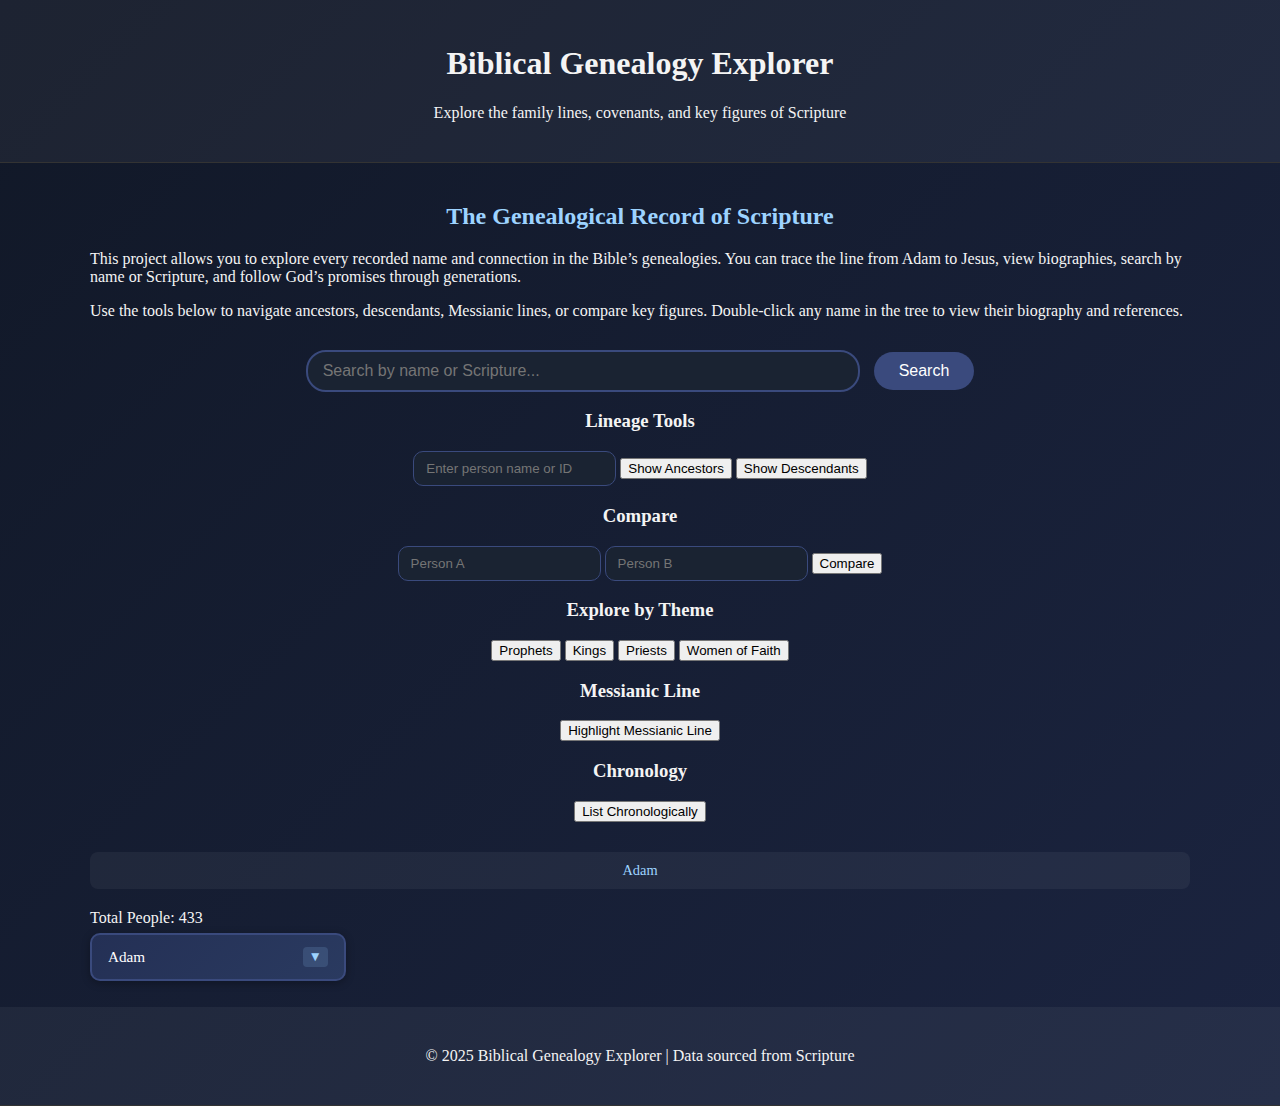
<file: index.html>
<!DOCTYPE html>
<html lang="en">
<head>
  <meta charset="UTF-8" />
  <meta name="viewport" content="width=device-width, initial-scale=1.0" />
  <title>Biblical Genealogy Explorer</title>
  <link rel="stylesheet" href="style.css" />
</head>
<body>
  <header>
    <h1>Biblical Genealogy Explorer</h1>
    <p>Explore the family lines, covenants, and key figures of Scripture</p>
  </header>

  <main>
    <section id="intro">
      <h2>The Genealogical Record of Scripture</h2>
      <p>
        This project allows you to explore every recorded name and connection in the Bible’s genealogies. 
        You can trace the line from Adam to Jesus, view biographies, search by name or Scripture, 
        and follow God’s promises through generations.
      </p>
      <p>
        Use the tools below to navigate ancestors, descendants, Messianic lines, or compare key figures. 
        Double-click any name in the tree to view their biography and references.
      </p>
    </section>

    <section id="controls">
      <div class="control-panel">
        <div class="search-section">
          <input type="text" id="search-input" placeholder="Search by name or Scripture..." />
          <button id="search-btn">Search</button>
        </div>

        <div class="lineage-section">
          <h3>Lineage Tools</h3>
          <input type="text" id="lin-person" placeholder="Enter person name or ID" />
          <button id="btn-ancestors">Show Ancestors</button>
          <button id="btn-descendants">Show Descendants</button>
        </div>

        <div class="compare-section">
          <h3>Compare</h3>
          <input type="text" id="cmp-a" placeholder="Person A" />
          <input type="text" id="cmp-b" placeholder="Person B" />
          <button id="btn-compare">Compare</button>
        </div>

        <div class="themes-section">
          <h3>Explore by Theme</h3>
          <button class="role-btn" data-role="prophet">Prophets</button>
          <button class="role-btn" data-role="king">Kings</button>
          <button class="role-btn" data-role="priest">Priests</button>
          <button class="role-btn" data-role="woman">Women of Faith</button>
        </div>

        <div class="highlight-section">
          <h3>Messianic Line</h3>
          <button id="btn-highlight-messianic">Highlight Messianic Line</button>
        </div>

        <div class="timeline-section">
          <h3>Chronology</h3>
          <button id="btn-chronology">List Chronologically</button>
        </div>
      </div>
    </section>

    <section id="breadcrumb-container">
      <div id="breadcrumb"></div>
      <div id="person-count-container">
        Total People: <span id="person-count">0</span>
      </div>
    </section>

    <section id="tree-container">
      <div id="tree-root"></div>
    </section>
  </main>

  <div id="infoModal" class="modal">
    <div class="modal-content">
      <span class="close">&times;</span>
      <div id="person-info"></div>
    </div>
  </div>

  <footer>
    <p>© 2025 Biblical Genealogy Explorer | Data sourced from Scripture</p>
  </footer>

  <script src="app.js"></script>
</body>
</html>
</file>
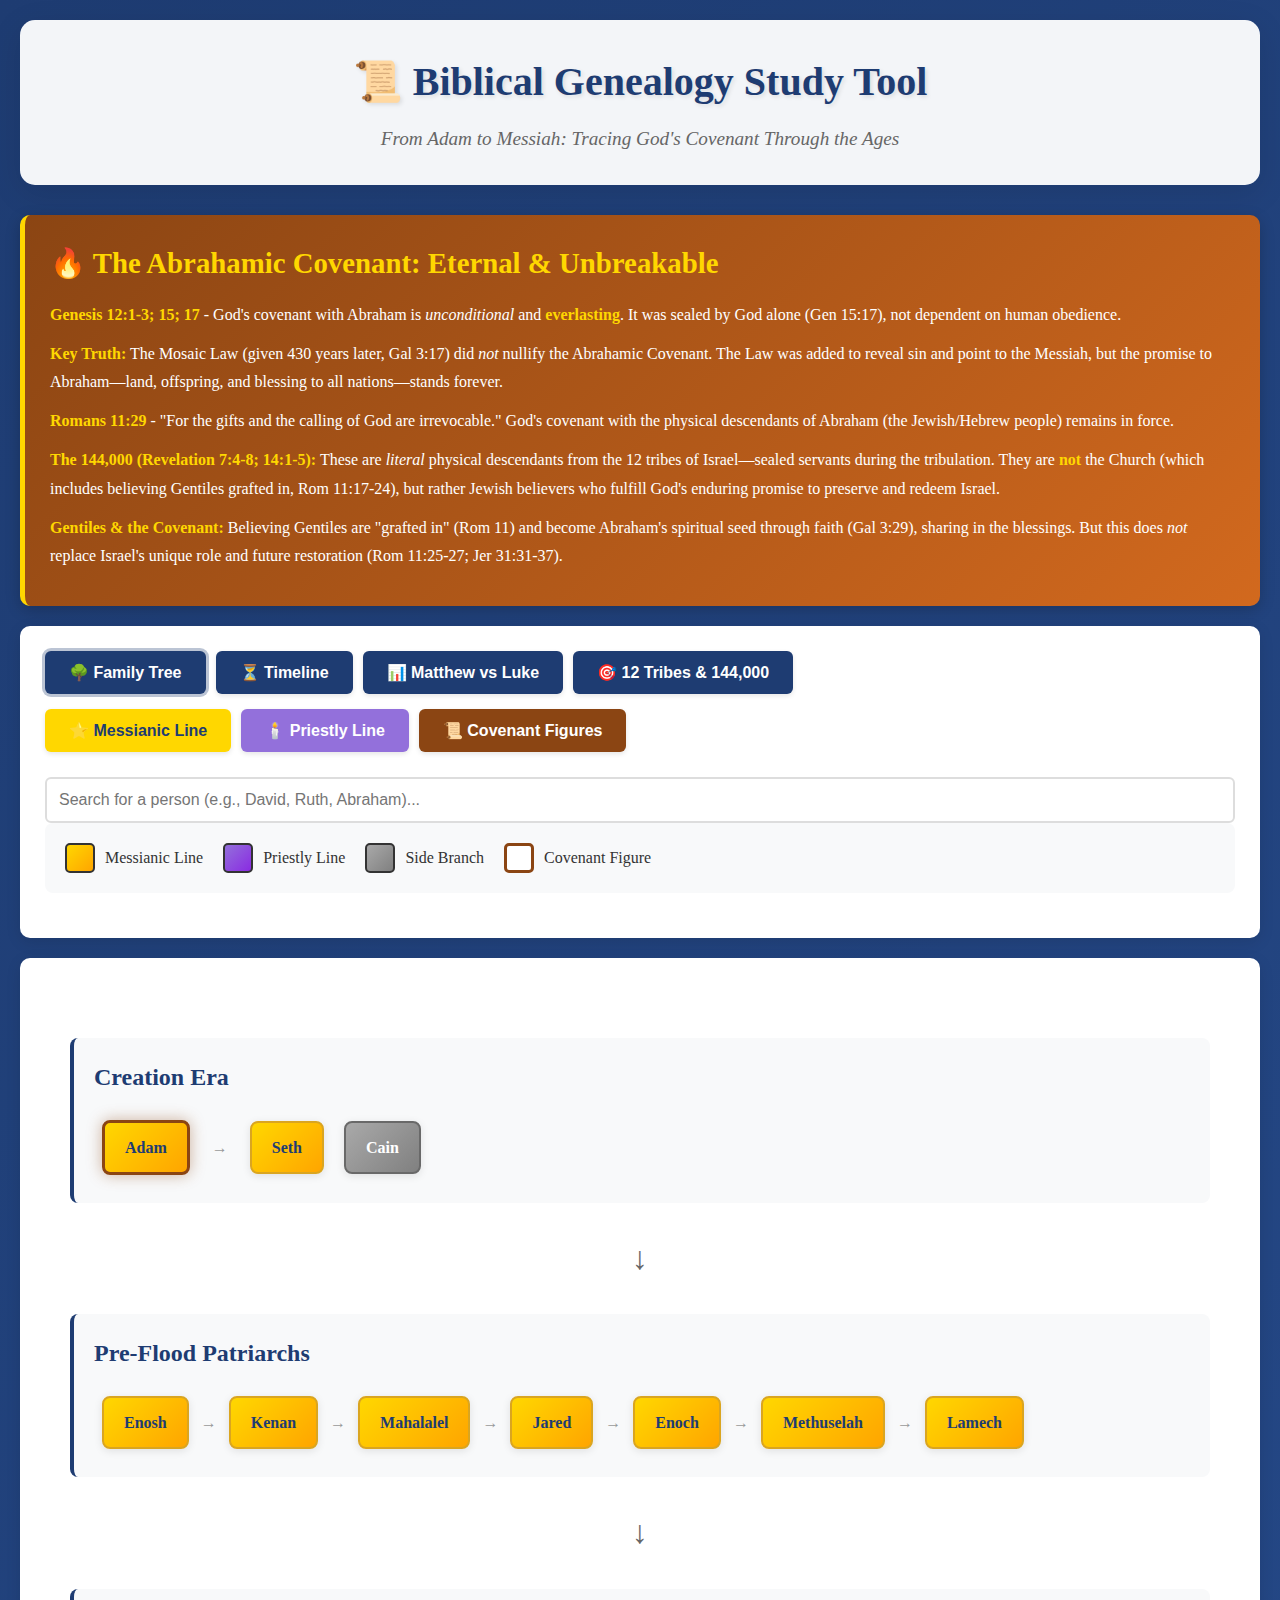
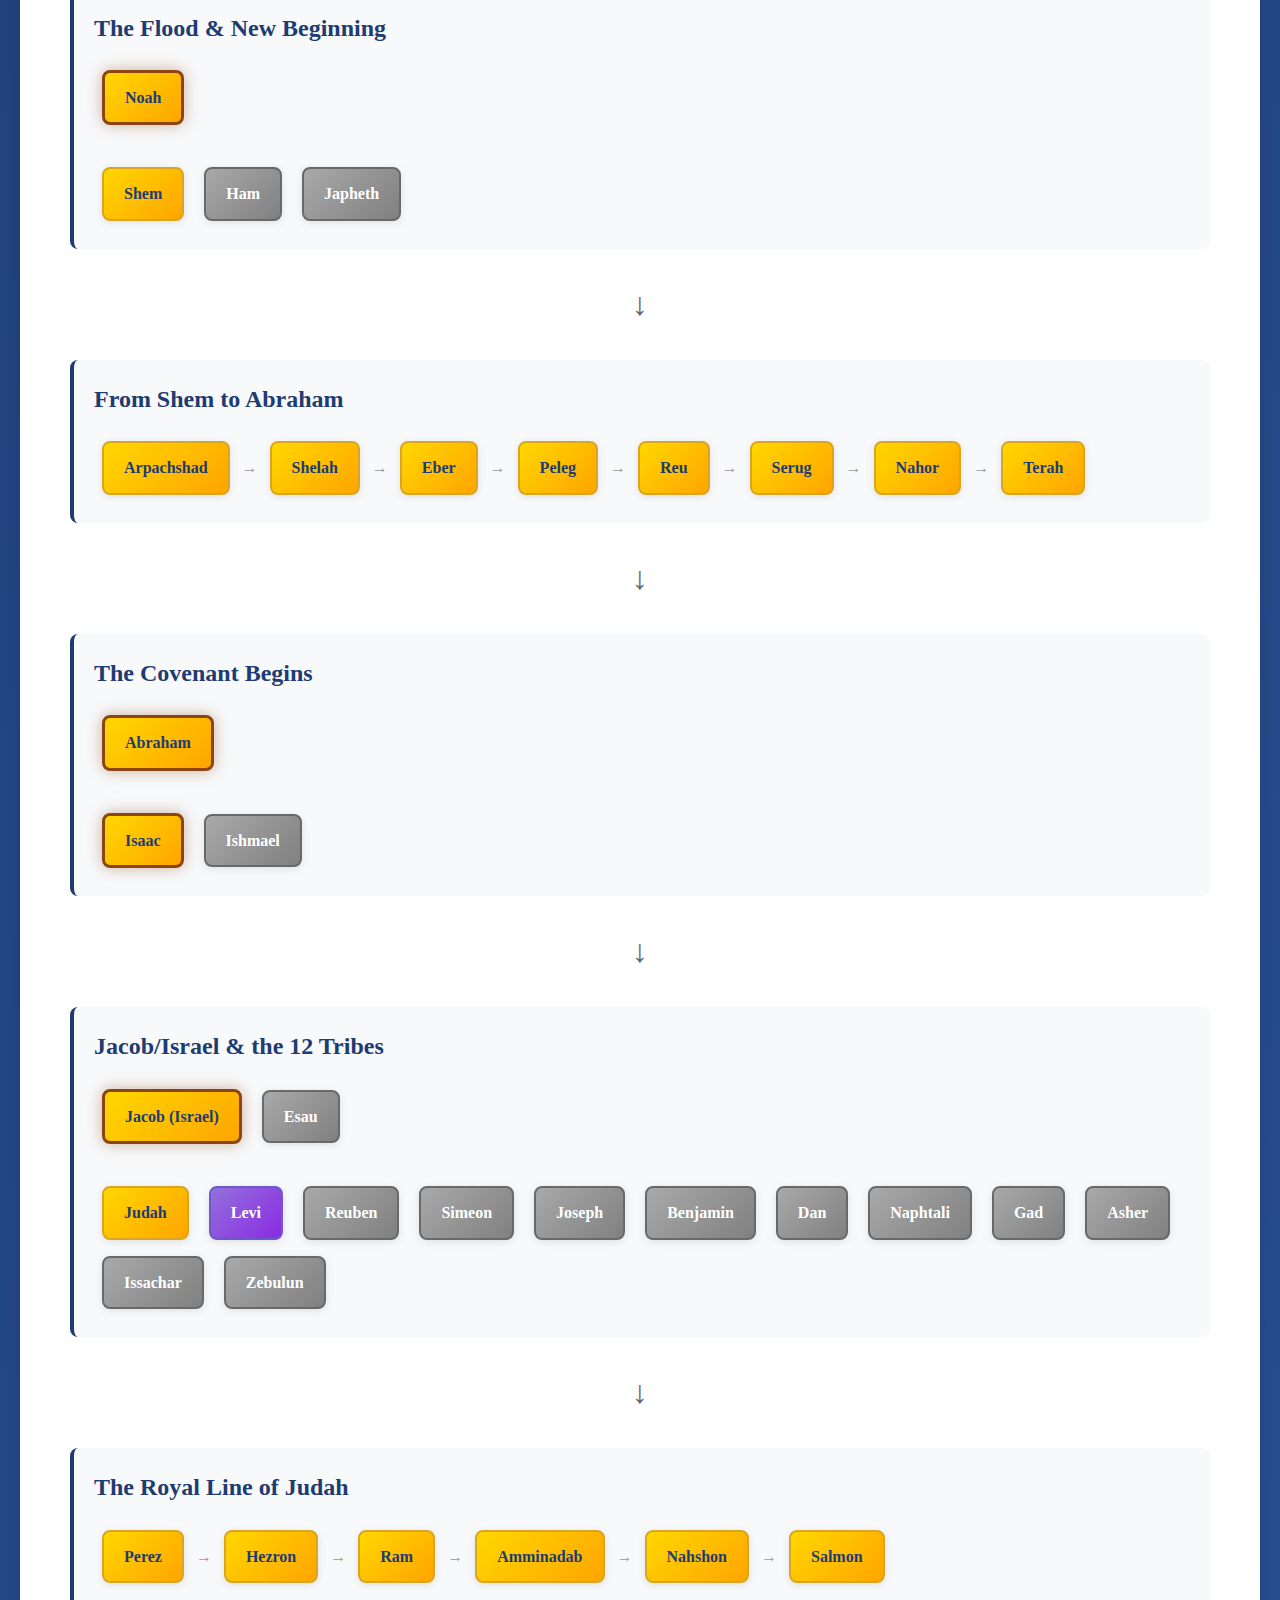
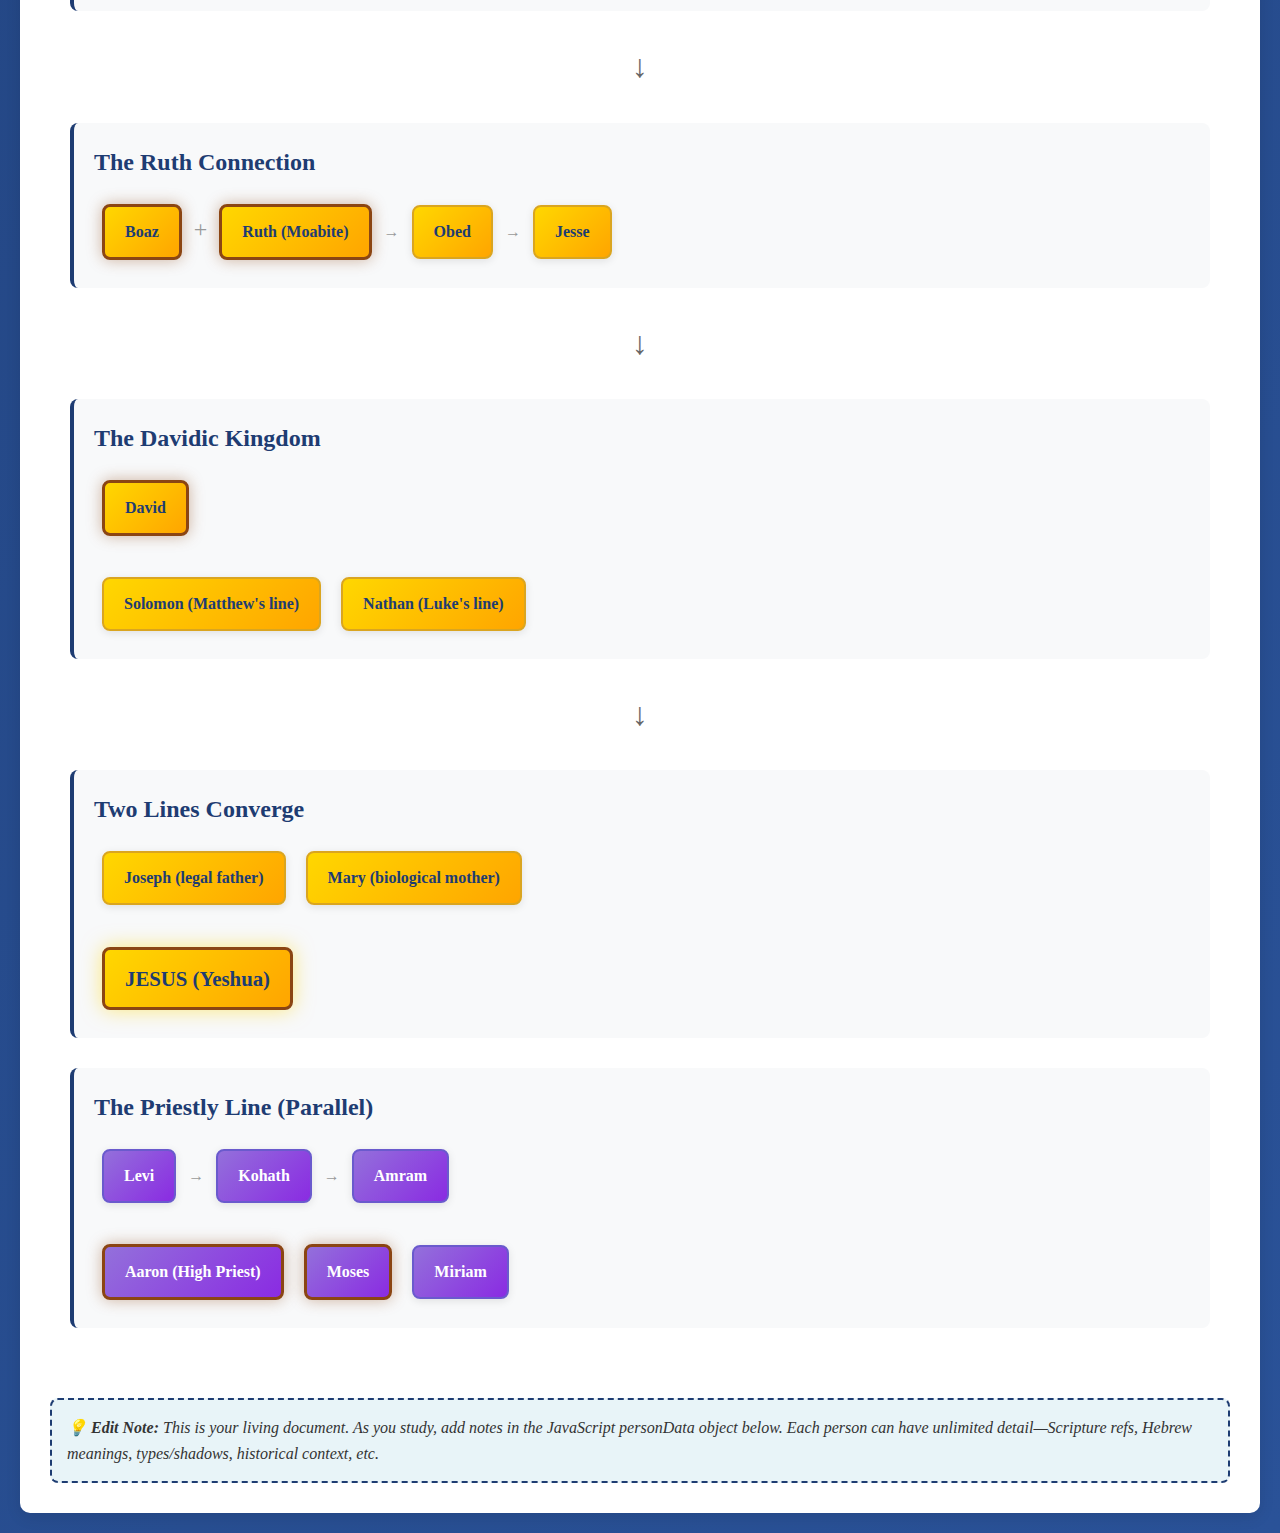
<file: biblical_genealogy.html>
<!DOCTYPE html>
<html lang="en">
<head>
    <meta charset="UTF-8">
    <meta name="viewport" content="width=device-width, initial-scale=1.0">
    <title>Biblical Genealogy - From Adam to Messiah</title>
    <style>
        * {
            margin: 0;
            padding: 0;
            box-sizing: border-box;
        }

        body {
            font-family: 'Georgia', serif;
            background: linear-gradient(135deg, #1e3c72 0%, #2a5298 100%);
            color: #333;
            line-height: 1.6;
            min-height: 100vh;
        }

        .container {
            max-width: 1400px;
            margin: 0 auto;
            padding: 20px;
        }

        header {
            background: rgba(255, 255, 255, 0.95);
            padding: 30px;
            border-radius: 15px;
            box-shadow: 0 8px 32px rgba(0, 0, 0, 0.1);
            margin-bottom: 30px;
            text-align: center;
        }

        h1 {
            color: #1e3c72;
            font-size: 2.5em;
            margin-bottom: 10px;
            text-shadow: 2px 2px 4px rgba(0,0,0,0.1);
        }

        .subtitle {
            color: #666;
            font-style: italic;
            font-size: 1.2em;
        }

        .covenant-banner {
            background: linear-gradient(135deg, #8B4513 0%, #D2691E 100%);
            color: white;
            padding: 25px;
            border-radius: 10px;
            margin: 20px 0;
            border-left: 5px solid #FFD700;
            box-shadow: 0 4px 15px rgba(0,0,0,0.2);
        }

        .covenant-banner h2 {
            color: #FFD700;
            margin-bottom: 15px;
            font-size: 1.8em;
        }

        .covenant-banner p {
            margin: 10px 0;
            line-height: 1.8;
        }

        .covenant-banner strong {
            color: #FFD700;
        }

        .controls {
            background: white;
            padding: 25px;
            border-radius: 10px;
            margin-bottom: 20px;
            box-shadow: 0 4px 15px rgba(0,0,0,0.1);
        }

        .button-group {
            display: flex;
            gap: 10px;
            flex-wrap: wrap;
            margin-bottom: 15px;
        }

        button {
            padding: 12px 24px;
            border: none;
            border-radius: 6px;
            cursor: pointer;
            font-size: 16px;
            font-weight: bold;
            transition: all 0.3s ease;
            box-shadow: 0 2px 5px rgba(0,0,0,0.1);
        }

        button:hover {
            transform: translateY(-2px);
            box-shadow: 0 4px 10px rgba(0,0,0,0.2);
        }

        .btn-primary {
            background: #1e3c72;
            color: white;
        }

        .btn-messianic {
            background: #FFD700;
            color: #1e3c72;
        }

        .btn-priestly {
            background: #9370DB;
            color: white;
        }

        .btn-covenant {
            background: #8B4513;
            color: white;
        }

        button.active {
            box-shadow: 0 0 0 3px rgba(30, 60, 114, 0.3);
        }

        input[type="text"] {
            width: 100%;
            padding: 12px;
            border: 2px solid #ddd;
            border-radius: 6px;
            font-size: 16px;
            margin-top: 10px;
        }

        input[type="text"]:focus {
            outline: none;
            border-color: #1e3c72;
        }

        .main-content {
            background: white;
            padding: 30px;
            border-radius: 10px;
            box-shadow: 0 4px 15px rgba(0,0,0,0.1);
            min-height: 600px;
        }

        .view {
            display: none;
        }

        .view.active {
            display: block;
            animation: fadeIn 0.5s ease;
        }

        @keyframes fadeIn {
            from { opacity: 0; transform: translateY(20px); }
            to { opacity: 1; transform: translateY(0); }
        }

        .person-node {
            display: inline-block;
            padding: 12px 20px;
            margin: 8px;
            border-radius: 8px;
            cursor: pointer;
            transition: all 0.3s ease;
            font-weight: bold;
            position: relative;
            box-shadow: 0 2px 8px rgba(0,0,0,0.1);
        }

        .person-node:hover {
            transform: scale(1.05);
            box-shadow: 0 4px 15px rgba(0,0,0,0.2);
        }

        .messianic {
            background: linear-gradient(135deg, #FFD700 0%, #FFA500 100%);
            color: #1e3c72;
            border: 2px solid #DAA520;
        }

        .priestly {
            background: linear-gradient(135deg, #9370DB 0%, #8A2BE2 100%);
            color: white;
            border: 2px solid #6A5ACD;
        }

        .side-branch {
            background: linear-gradient(135deg, #A9A9A9 0%, #808080 100%);
            color: white;
            border: 2px solid #696969;
        }

        .covenant-person {
            border: 3px solid #8B4513;
            box-shadow: 0 0 15px rgba(139, 69, 19, 0.4);
        }

        .tree-container {
            padding: 20px;
            overflow-x: auto;
        }

        .generation {
            margin: 30px 0;
            padding: 20px;
            background: #f8f9fa;
            border-radius: 8px;
            border-left: 4px solid #1e3c72;
        }

        .generation h3 {
            color: #1e3c72;
            margin-bottom: 15px;
            font-size: 1.5em;
        }

        .connector {
            text-align: center;
            color: #666;
            font-size: 2em;
            margin: 10px 0;
        }

        .modal {
            display: none;
            position: fixed;
            z-index: 1000;
            left: 0;
            top: 0;
            width: 100%;
            height: 100%;
            background: rgba(0,0,0,0.7);
            animation: fadeIn 0.3s ease;
        }

        .modal-content {
            background: white;
            margin: 5% auto;
            padding: 30px;
            width: 90%;
            max-width: 800px;
            border-radius: 15px;
            box-shadow: 0 8px 32px rgba(0,0,0,0.3);
            max-height: 80vh;
            overflow-y: auto;
            position: relative;
        }

        .close {
            position: absolute;
            right: 20px;
            top: 20px;
            font-size: 35px;
            font-weight: bold;
            color: #aaa;
            cursor: pointer;
            transition: color 0.3s ease;
        }

        .close:hover {
            color: #000;
        }

        .modal h2 {
            color: #1e3c72;
            margin-bottom: 20px;
            font-size: 2em;
            border-bottom: 3px solid #FFD700;
            padding-bottom: 10px;
        }

        .modal h3 {
            color: #8B4513;
            margin-top: 25px;
            margin-bottom: 15px;
            font-size: 1.4em;
        }

        .modal ul, .modal ol {
            margin-left: 25px;
            margin-bottom: 15px;
        }

        .modal li {
            margin: 8px 0;
            line-height: 1.8;
        }

        .scripture-ref {
            color: #9370DB;
            font-style: italic;
            font-weight: bold;
        }

        .highlight-box {
            background: #FFF9E6;
            border-left: 4px solid #FFD700;
            padding: 15px;
            margin: 15px 0;
            border-radius: 4px;
        }

        .covenant-highlight {
            background: #FFF5E6;
            border-left: 4px solid #8B4513;
            padding: 15px;
            margin: 15px 0;
            border-radius: 4px;
        }

        .timeline-item {
            display: flex;
            margin: 20px 0;
            padding: 20px;
            background: #f8f9fa;
            border-radius: 8px;
            border-left: 5px solid #1e3c72;
            transition: all 0.3s ease;
        }

        .timeline-item:hover {
            transform: translateX(5px);
            box-shadow: 0 4px 15px rgba(0,0,0,0.1);
        }

        .timeline-date {
            min-width: 150px;
            font-weight: bold;
            color: #1e3c72;
            font-size: 1.1em;
        }

        .timeline-content {
            flex: 1;
        }

        .comparison-grid {
            display: grid;
            grid-template-columns: 1fr 1fr;
            gap: 30px;
            margin-top: 20px;
        }

        .comparison-column {
            background: #f8f9fa;
            padding: 25px;
            border-radius: 10px;
            border-top: 4px solid #1e3c72;
        }

        .comparison-column h3 {
            color: #1e3c72;
            margin-bottom: 20px;
            font-size: 1.5em;
            text-align: center;
        }

        .legend {
            display: flex;
            gap: 20px;
            flex-wrap: wrap;
            padding: 20px;
            background: #f8f9fa;
            border-radius: 8px;
            margin-bottom: 20px;
        }

        .legend-item {
            display: flex;
            align-items: center;
            gap: 10px;
        }

        .legend-color {
            width: 30px;
            height: 30px;
            border-radius: 5px;
            border: 2px solid #333;
        }

        .edit-note {
            background: #E8F4F8;
            border: 2px dashed #1e3c72;
            padding: 15px;
            margin-top: 20px;
            border-radius: 8px;
            font-style: italic;
        }

        .tribes-grid {
            display: grid;
            grid-template-columns: repeat(auto-fit, minmax(250px, 1fr));
            gap: 20px;
            margin: 20px 0;
        }

        .tribe-card {
            background: white;
            padding: 20px;
            border-radius: 10px;
            border: 2px solid #1e3c72;
            box-shadow: 0 4px 10px rgba(0,0,0,0.1);
            transition: all 0.3s ease;
        }

        .tribe-card:hover {
            transform: translateY(-5px);
            box-shadow: 0 6px 20px rgba(0,0,0,0.2);
        }

        .tribe-card h4 {
            color: #1e3c72;
            margin-bottom: 10px;
            font-size: 1.3em;
        }

        @media (max-width: 768px) {
            .comparison-grid {
                grid-template-columns: 1fr;
            }
            
            h1 {
                font-size: 1.8em;
            }
            
            .button-group {
                flex-direction: column;
            }
            
            button {
                width: 100%;
            }
        }
    </style>
</head>
<body>
    <div class="container">
        <header>
            <h1>📜 Biblical Genealogy Study Tool</h1>
            <p class="subtitle">From Adam to Messiah: Tracing God's Covenant Through the Ages</p>
        </header>

        <div class="covenant-banner">
            <h2>🔥 The Abrahamic Covenant: Eternal & Unbreakable</h2>
            <p><strong>Genesis 12:1-3; 15; 17</strong> - God's covenant with Abraham is <em>unconditional</em> and <strong>everlasting</strong>. It was sealed by God alone (Gen 15:17), not dependent on human obedience.</p>
            <p><strong>Key Truth:</strong> The Mosaic Law (given 430 years later, Gal 3:17) did <em>not</em> nullify the Abrahamic Covenant. The Law was added to reveal sin and point to the Messiah, but the promise to Abraham—land, offspring, and blessing to all nations—stands forever.</p>
            <p><strong>Romans 11:29</strong> - "For the gifts and the calling of God are irrevocable." God's covenant with the physical descendants of Abraham (the Jewish/Hebrew people) remains in force.</p>
            <p><strong>The 144,000 (Revelation 7:4-8; 14:1-5):</strong> These are <em>literal</em> physical descendants from the 12 tribes of Israel—sealed servants during the tribulation. They are <strong>not</strong> the Church (which includes believing Gentiles grafted in, Rom 11:17-24), but rather Jewish believers who fulfill God's enduring promise to preserve and redeem Israel.</p>
            <p><strong>Gentiles & the Covenant:</strong> Believing Gentiles are "grafted in" (Rom 11) and become Abraham's spiritual seed through faith (Gal 3:29), sharing in the blessings. But this does <em>not</em> replace Israel's unique role and future restoration (Rom 11:25-27; Jer 31:31-37).</p>
        </div>

        <div class="controls">
            <div class="button-group">
                <button class="btn-primary active" onclick="showView('tree')">🌳 Family Tree</button>
                <button class="btn-primary" onclick="showView('timeline')">⏳ Timeline</button>
                <button class="btn-primary" onclick="showView('comparison')">📊 Matthew vs Luke</button>
                <button class="btn-primary" onclick="showView('tribes')">🎯 12 Tribes & 144,000</button>
            </div>
            <div class="button-group">
                <button class="btn-messianic" onclick="toggleFilter('messianic')">⭐ Messianic Line</button>
                <button class="btn-priestly" onclick="toggleFilter('priestly')">🕯️ Priestly Line</button>
                <button class="btn-covenant" onclick="toggleFilter('covenant')">📜 Covenant Figures</button>
            </div>
            <input type="text" id="searchBox" placeholder="Search for a person (e.g., David, Ruth, Abraham)..." onkeyup="searchPerson()">
            
            <div class="legend">
                <div class="legend-item">
                    <div class="legend-color" style="background: linear-gradient(135deg, #FFD700 0%, #FFA500 100%);"></div>
                    <span>Messianic Line</span>
                </div>
                <div class="legend-item">
                    <div class="legend-color" style="background: linear-gradient(135deg, #9370DB 0%, #8A2BE2 100%);"></div>
                    <span>Priestly Line</span>
                </div>
                <div class="legend-item">
                    <div class="legend-color" style="background: linear-gradient(135deg, #A9A9A9 0%, #808080 100%);"></div>
                    <span>Side Branch</span>
                </div>
                <div class="legend-item">
                    <div class="legend-color" style="border: 3px solid #8B4513; background: white;"></div>
                    <span>Covenant Figure</span>
                </div>
            </div>
        </div>

        <div class="main-content">
            <!-- TREE VIEW -->
            <div id="tree" class="view active">
                <div class="tree-container">
                    <div class="generation">
                        <h3>Creation Era</h3>
                        <div class="person-node messianic covenant-person" onclick="showDetails('adam')">Adam</div>
                        <span style="color: #999; margin: 0 10px;">→</span>
                        <div class="person-node messianic" onclick="showDetails('seth')">Seth</div>
                        <div class="person-node side-branch" onclick="showDetails('cain')">Cain</div>
                    </div>

                    <div class="connector">↓</div>

                    <div class="generation">
                        <h3>Pre-Flood Patriarchs</h3>
                        <div class="person-node messianic" onclick="showDetails('enosh')">Enosh</div>
                        <span style="color: #999;">→</span>
                        <div class="person-node messianic" onclick="showDetails('kenan')">Kenan</div>
                        <span style="color: #999;">→</span>
                        <div class="person-node messianic" onclick="showDetails('mahalalel')">Mahalalel</div>
                        <span style="color: #999;">→</span>
                        <div class="person-node messianic" onclick="showDetails('jared')">Jared</div>
                        <span style="color: #999;">→</span>
                        <div class="person-node messianic" onclick="showDetails('enoch')">Enoch</div>
                        <span style="color: #999;">→</span>
                        <div class="person-node messianic" onclick="showDetails('methuselah')">Methuselah</div>
                        <span style="color: #999;">→</span>
                        <div class="person-node messianic" onclick="showDetails('lamech')">Lamech</div>
                    </div>

                    <div class="connector">↓</div>

                    <div class="generation">
                        <h3>The Flood & New Beginning</h3>
                        <div class="person-node messianic covenant-person" onclick="showDetails('noah')">Noah</div>
                        <br><br>
                        <div class="person-node messianic" onclick="showDetails('shem')">Shem</div>
                        <div class="person-node side-branch" onclick="showDetails('ham')">Ham</div>
                        <div class="person-node side-branch" onclick="showDetails('japheth')">Japheth</div>
                    </div>

                    <div class="connector">↓</div>

                    <div class="generation">
                        <h3>From Shem to Abraham</h3>
                        <div class="person-node messianic" onclick="showDetails('arpachshad')">Arpachshad</div>
                        <span style="color: #999;">→</span>
                        <div class="person-node messianic" onclick="showDetails('shelah')">Shelah</div>
                        <span style="color: #999;">→</span>
                        <div class="person-node messianic" onclick="showDetails('eber')">Eber</div>
                        <span style="color: #999;">→</span>
                        <div class="person-node messianic" onclick="showDetails('peleg')">Peleg</div>
                        <span style="color: #999;">→</span>
                        <div class="person-node messianic" onclick="showDetails('reu')">Reu</div>
                        <span style="color: #999;">→</span>
                        <div class="person-node messianic" onclick="showDetails('serug')">Serug</div>
                        <span style="color: #999;">→</span>
                        <div class="person-node messianic" onclick="showDetails('nahor')">Nahor</div>
                        <span style="color: #999;">→</span>
                        <div class="person-node messianic" onclick="showDetails('terah')">Terah</div>
                    </div>

                    <div class="connector">↓</div>

                    <div class="generation">
                        <h3>The Covenant Begins</h3>
                        <div class="person-node messianic covenant-person" onclick="showDetails('abraham')">Abraham</div>
                        <br><br>
                        <div class="person-node messianic covenant-person" onclick="showDetails('isaac')">Isaac</div>
                        <div class="person-node side-branch" onclick="showDetails('ishmael')">Ishmael</div>
                    </div>

                    <div class="connector">↓</div>

                    <div class="generation">
                        <h3>Jacob/Israel & the 12 Tribes</h3>
                        <div class="person-node messianic covenant-person" onclick="showDetails('jacob')">Jacob (Israel)</div>
                        <div class="person-node side-branch" onclick="showDetails('esau')">Esau</div>
                        <br><br>
                        <div class="person-node messianic" onclick="showDetails('judah')">Judah</div>
                        <div class="person-node priestly" onclick="showDetails('levi')">Levi</div>
                        <div class="person-node side-branch" onclick="showDetails('reuben')">Reuben</div>
                        <div class="person-node side-branch" onclick="showDetails('simeon')">Simeon</div>
                        <div class="person-node side-branch" onclick="showDetails('joseph')">Joseph</div>
                        <div class="person-node side-branch" onclick="showDetails('benjamin')">Benjamin</div>
                        <div class="person-node side-branch" onclick="showDetails('dan')">Dan</div>
                        <div class="person-node side-branch" onclick="showDetails('naphtali')">Naphtali</div>
                        <div class="person-node side-branch" onclick="showDetails('gad')">Gad</div>
                        <div class="person-node side-branch" onclick="showDetails('asher')">Asher</div>
                        <div class="person-node side-branch" onclick="showDetails('issachar')">Issachar</div>
                        <div class="person-node side-branch" onclick="showDetails('zebulun')">Zebulun</div>
                    </div>

                    <div class="connector">↓</div>

                    <div class="generation">
                        <h3>The Royal Line of Judah</h3>
                        <div class="person-node messianic" onclick="showDetails('perez')">Perez</div>
                        <span style="color: #999;">→</span>
                        <div class="person-node messianic" onclick="showDetails('hezron')">Hezron</div>
                        <span style="color: #999;">→</span>
                        <div class="person-node messianic" onclick="showDetails('ram')">Ram</div>
                        <span style="color: #999;">→</span>
                        <div class="person-node messianic" onclick="showDetails('amminadab')">Amminadab</div>
                        <span style="color: #999;">→</span>
                        <div class="person-node messianic" onclick="showDetails('nahshon')">Nahshon</div>
                        <span style="color: #999;">→</span>
                        <div class="person-node messianic" onclick="showDetails('salmon')">Salmon</div>
                    </div>

                    <div class="connector">↓</div>

                    <div class="generation">
                        <h3>The Ruth Connection</h3>
                        <div class="person-node messianic covenant-person" onclick="showDetails('boaz')">Boaz</div>
                        <span style="color: #999; font-size: 1.5em;">+</span>
                        <div class="person-node messianic covenant-person" onclick="showDetails('ruth')">Ruth (Moabite)</div>
                        <span style="color: #999;">→</span>
                        <div class="person-node messianic" onclick="showDetails('obed')">Obed</div>
                        <span style="color: #999;">→</span>
                        <div class="person-node messianic" onclick="showDetails('jesse')">Jesse</div>
                    </div>

                    <div class="connector">↓</div>

                    <div class="generation">
                        <h3>The Davidic Kingdom</h3>
                        <div class="person-node messianic covenant-person" onclick="showDetails('david')">David</div>
                        <br><br>
                        <div class="person-node messianic" onclick="showDetails('solomon')">Solomon (Matthew's line)</div>
                        <div class="person-node messianic" onclick="showDetails('nathan')">Nathan (Luke's line)</div>
                    </div>

                    <div class="connector">↓</div>

                    <div class="generation">
                        <h3>Two Lines Converge</h3>
                        <div class="person-node messianic" onclick="showDetails('joseph')">Joseph (legal father)</div>
                        <div class="person-node messianic" onclick="showDetails('mary')">Mary (biological mother)</div>
                        <br><br>
                        <div class="person-node messianic covenant-person" onclick="showDetails('jesus')" style="font-size: 1.3em; border: 3px solid #8B4513; box-shadow: 0 0 20px rgba(255,215,0,0.5);">JESUS (Yeshua)</div>
                    </div>

                    <div class="generation">
                        <h3>The Priestly Line (Parallel)</h3>
                        <div class="person-node priestly" onclick="showDetails('levi')">Levi</div>
                        <span style="color: #999;">→</span>
                        <div class="person-node priestly" onclick="showDetails('kohath')">Kohath</div>
                        <span style="color: #999;">→</span>
                        <div class="person-node priestly" onclick="showDetails('amram')">Amram</div>
                        <br><br>
                        <div class="person-node priestly covenant-person" onclick="showDetails('aaron')">Aaron (High Priest)</div>
                        <div class="person-node priestly covenant-person" onclick="showDetails('moses')">Moses</div>
                        <div class="person-node priestly" onclick="showDetails('miriam')">Miriam</div>
                    </div>
                </div>

                <div class="edit-note">
                    💡 <strong>Edit Note:</strong> This is your living document. As you study, add notes in the JavaScript personData object below. Each person can have unlimited detail—Scripture refs, Hebrew meanings, types/shadows, historical context, etc.
                </div>
            </div>

            <!-- TIMELINE VIEW -->
            <div id="timeline" class="view">
                <h2 style="color: #1e3c72; margin-bottom: 30px;">Chronological Timeline</h2>
                
                <div class="timeline-item">
                    <div class="timeline-date">Creation</div>
                    <div class="timeline-content">
                        <strong>Adam & Eve</strong><br>
                        The beginning of humanity. God's image-bearers given dominion. The Fall introduces sin, but God promises a future Seed who will crush the serpent (Gen 3:15—first Messianic prophecy).
                    </div>
                </div>

                <div class="timeline-item">
                    <div class="timeline-date">~1,656 years</div>
                    <div class="timeline-content">
                        <strong>The Flood (Noah)</strong><br>
                        Global judgment, yet God preserves the Messianic line through Noah. The Noahic Covenant (Gen 9) establishes common grace and the rainbow promise.
                    </div>
                </div>

                <div class="timeline-item">
                    <div class="timeline-date">~2,000 BC</div>
                    <div class="timeline-content">
                        <strong>Abraham Called (Gen 12)</strong><br>
                        <span class="scripture-ref">The Abrahamic Covenant begins</span>—unconditional, eternal promise of land, seed, and blessing to all nations. This covenant is foundational and never revoked.
                    </div>
                </div>

                <div class="timeline-item">
                    <div class="timeline-date">~1,900 BC</div>
                    <div class="timeline-content">
                        <strong>Isaac Born (Gen 21)</strong><br>
                        Miraculous birth to Sarah (age 90+). Isaac is the child of promise, demonstrating God's power to fulfill His word.
                    </div>
                </div>

                <div class="timeline-item">
                    <div class="timeline-date">~1,800 BC</div>
                    <div class="timeline-content">
                        <strong>Jacob/Israel & 12 Sons</strong><br>
                        The covenant narrows to Jacob. His 12 sons become the 12 tribes of Israel—God's chosen nation through whom Messiah will come.
                    </div>
                </div>

                <div class="timeline-item">
                    <div class="timeline-date">~1,700 BC</div>
                    <div class="timeline-content">
                        <strong>Joseph in Egypt</strong><br>
                        Providence: God uses Joseph's slavery and rise to power to preserve Israel during famine. Sets stage for Exodus.
                    </div>
</file>
<file: style.css>
/* Base */
body {
  font-family: Georgia, serif;
  background: linear-gradient(135deg, #111827, #1b2440);
  color: #f4f4f4;
  margin: 0;
  padding: 0;
}

header, footer {
  text-align: center;
  padding: 1.5rem;
  background: rgba(255,255,255,0.05);
  border-bottom: 1px solid #333;
}

.subtitle { color: #9dd3ff; font-style: italic; }
.stats { font-size: 0.9rem; color: #9dd3ff; margin-top: 10px; }

main { padding: 20px; max-width: 1100px; margin: auto; }
h2 { text-align: center; color: #9dd3ff; }

/* Controls Section */
#controls { margin: 30px 0; text-align: center; }

.search-container { margin-bottom: 20px; }
#search-input {
  padding: 10px 15px;
  width: 60%; max-width: 520px;
  border-radius: 20px; border: 2px solid #3a4a7d;
  background: #1a2332; color: #fff; font-size: 1rem;
}
#search-btn {
  padding: 10px 25px; margin-left: 10px;
  border-radius: 20px; border: none;
  background: #3a4a7d; color: #fff; cursor: pointer; font-size: 1rem;
  transition: background 0.3s;
}
#search-btn:hover { background: #4a5a8d; }

.quick-nav { display: flex; gap: 10px; justify-content: center; flex-wrap: wrap; }
.nav-btn {
  padding: 8px 16px; border-radius: 15px; border: 1px solid #3a4a7d;
  background: #243055; color: #9dd3ff; cursor: pointer; transition: all 0.2s;
}
.nav-btn:hover { background: #3a4a7d; transform: translateY(-2px); }

/* Tools */
.tools-grid {
  margin-top: 20px;
  display: grid; gap: 16px;
  grid-template-columns: repeat(auto-fit, minmax(260px, 1fr));
}
.tool-card {
  text-align: left;
  background: rgba(255,255,255,0.05);
  border: 1px solid #334;
  border-radius: 14px;
  padding: 14px;
}
.tool-card h3 { margin: 4px 0 10px; color: #c7e3ff; }
.row { display: flex; gap: 10px; margin-bottom: 10px; }
.row.wrap { flex-wrap: wrap; }

#lin-person, #cmp-a, #cmp-b, #tribe-select {
  flex: 1; min-width: 0;
  padding: 9px 12px; border-radius: 10px; border: 1px solid #3a4a7d;
  background: #1a2332; color: #fff;
}

.pill-btn {
  padding: 8px 14px; border-radius: 999px; border: 1px solid #3a4a7d;
  background: #243055; color: #cfe6ff; cursor: pointer; transition: .2s;
}
.pill-btn:hover { background: #3a4a7d; transform: translateY(-1px); }
.pill-btn.accent { background: #3853a6; border-color: #5470d1; color: #fff; }
.pill-btn.accent:hover { background: #4a67bf; }

/* Breadcrumb */
#breadcrumb {
  margin: 20px 0; padding: 10px;
  background: rgba(255,255,255,0.05); border-radius: 8px;
  text-align: center; font-size: 0.9rem;
}
.breadcrumb-item { color: #9dd3ff; }

/* Tree Styles - Fixed width cards that don't stretch */
.tree-container { 
  margin: 30px auto; 
  font-family: Georgia, serif;
  max-width: 100%;
  overflow-x: auto;
  padding: 20px 10px;
}

#tree-root {
  display: inline-block;
  min-width: min-content;
}

/* Fixed-width node boxes */
.node-box {
  display: inline-flex;
  align-items: center;
  justify-content: space-between;
  width: 220px; /* FIXED WIDTH - won't stretch */
  margin: 6px 0;
  padding: 12px 16px;
  background: linear-gradient(135deg, #243055 0%, #2a3a60 100%);
  color: #fff;
  border-radius: 10px;
  border: 2px solid #3a4a7d;
  cursor: pointer;
  transition: all 0.25s ease;
  position: relative;
  box-shadow: 0 2px 8px rgba(0,0,0,0.3);
}

.node-box:hover {
  background: linear-gradient(135deg, #3a4a7d 0%, #4a5a8d 100%);
  transform: translateY(-3px);
  box-shadow: 0 6px 16px rgba(58, 74, 125, 0.5);
  border-color: #5a7abd;
  z-index: 10;
}

.node-box:active {
  transform: translateY(-1px);
}

.node-name { 
  font-weight: 500;
  font-size: 0.95rem;
  flex: 1;
  overflow: hidden;
  text-overflow: ellipsis;
  white-space: nowrap;
  margin-right: 8px;
}

/* Child count badge */
.child-count {
  background: rgba(157, 211, 255, 0.2);
  color: #9dd3ff;
  padding: 2px 7px;
  border-radius: 10px;
  font-size: 0.75rem;
  font-weight: 600;
  flex-shrink: 0;
  margin-right: 6px;
  border: 1px solid rgba(157, 211, 255, 0.3);
}

.expand-indicator { 
  font-size: 0.85rem;
  color: #9dd3ff;
  flex-shrink: 0;
  transition: transform 0.2s ease;
  padding: 2px 6px;
  background: rgba(157, 211, 255, 0.15);
  border-radius: 4px;
}

.node-box:hover .expand-indicator {
  background: rgba(157, 211, 255, 0.25);
  transform: scale(1.15);
}

/* Branch container - flex column layout */
.branch {
  display: none;
  flex-direction: column;
  gap: 8px;
  margin-left: 35px;
  margin-top: 10px;
  padding-left: 30px;
  position: relative;
}

.branch.active {
  display: flex;
  animation: branchSlide 0.3s ease-out;
}

/* Vertical connecting line */
.branch::before {
  content: '';
  position: absolute;
  left: 0;
  top: -4px;
  bottom: 10px;
  width: 2px;
  background: linear-gradient(180deg, #5a7abd 0%, #3a4a7d 70%, rgba(58, 74, 125, 0.2) 100%);
  border-radius: 2px;
}

/* Horizontal connector to each child */
.branch > .node-box::before {
  content: '';
  position: absolute;
  left: -30px;
  top: 50%;
  width: 25px;
  height: 2px;
  background: linear-gradient(90deg, #5a7abd 0%, #3a4a7d 100%);
  transform: translateY(-50%);
}

/* Connection dot at branch point */
.branch > .node-box::after {
  content: '';
  position: absolute;
  left: -30px;
  top: 50%;
  width: 6px;
  height: 6px;
  background: #5a7abd;
  border: 2px solid #1a2332;
  border-radius: 50%;
  transform: translate(-50%, -50%);
  box-shadow: 0 0 8px rgba(90, 122, 189, 0.6);
}

/* Nested branches maintain consistent spacing */
.branch .branch {
  margin-left: 35px;
  padding-left: 30px;
}

/* Subtle fade for deeper levels */
.branch .branch .node-box {
  opacity: 0.97;
}

.branch .branch .branch .node-box {
  opacity: 0.94;
}

@keyframes branchSlide { 
  from { 
    opacity: 0; 
    transform: translateY(-10px);
  } 
  to { 
    opacity: 1; 
    transform: translateY(0);
  } 
}

/* Tooltip styling for overflow names */
.node-box[title]:hover::after {
  content: attr(title);
  position: absolute;
  bottom: calc(100% + 8px);
  left: 50%;
  transform: translateX(-50%);
  background: rgba(26, 35, 50, 0.98);
  color: #fff;
  padding: 8px 14px;
  border-radius: 8px;
  font-size: 0.9rem;
  white-space: nowrap;
  z-index: 1000;
  pointer-events: none;
  box-shadow: 0 4px 20px rgba(0,0,0,0.5);
  border: 1px solid #3a4a7d;
  animation: tooltipFadeIn 0.2s ease-in-out 0.4s forwards;
  opacity: 0;
}

/* Tooltip arrow */
.node-box[title]:hover::before {
  content: '';
  position: absolute;
  bottom: calc(100% + 2px);
  left: 50%;
  transform: translateX(-50%);
  border: 6px solid transparent;
  border-top-color: rgba(26, 35, 50, 0.98);
  z-index: 1000;
  animation: tooltipFadeIn 0.2s ease-in-out 0.4s forwards;
  opacity: 0;
}

@keyframes tooltipFadeIn {
  to { opacity: 1; }
}

/* Messianic highlight */
.highlight-messianic {
  border: 2px solid gold !important;
  background: linear-gradient(90deg, #fff8dc 0%, #ffd700 100%) !important;
  color: #222 !important;
}

/* Modal */
.modal { 
  display: none; 
  position: fixed; 
  z-index: 1000; 
  left: 0; 
  top: 0; 
  width: 100%; 
  height: 100%;
  overflow: auto; 
  background-color: rgba(0,0,0,0.7); 
}

.modal-content {
  background-color: #fefefe; 
  margin: 5% auto; 
  padding: 30px; 
  border: 1px solid #888; 
  border-radius: 15px;
  width: 85%; 
  max-width: 900px; 
  max-height: 80vh; 
  overflow-y: auto; 
  color: #222; 
  box-shadow: 0 5px 20px rgba(0,0,0,0.5);
}

.close { 
  float: right; 
  font-size: 32px; 
  font-weight: bold; 
  color: #555; 
  cursor: pointer; 
  line-height: 1; 
}

.close:hover { color: #000; }

.bio-section, .scripture-section, .descendants-section { margin: 20px 0; }
.bio-section h3, .scripture-section h3, .descendants-section h3 {
  color: #243055; 
  border-bottom: 2px solid #9dd3ff; 
  padding-bottom: 8px; 
  margin-bottom: 15px;
}

.scripture-refs {
  background: #f0f8ff; 
  padding: 15px; 
  border-left: 4px solid #3a4a7d; 
  border-radius: 5px;
  font-family: 'Courier New', monospace; 
  font-size: 0.95rem; 
  line-height: 1.6;
}

/* Search/Results/Compare */
.search-results { max-height: 480px; overflow-y: auto; }
.search-result-item {
  padding: 15px; 
  margin: 10px 0; 
  background: #f9f9f9; 
  border-radius: 8px; 
  cursor: pointer; 
  transition: background .2s;
}
.search-result-item:hover { background: #e8f4ff; }
.search-result-item strong { color: #243055; display: block; margin-bottom: 5px; }
.search-result-item p { margin: 0; color: #666; font-size: 0.9rem; }

.compare-grid { display: grid; grid-template-columns: 1fr 1fr; gap: 20px; }

/* Scrollbar styling */
.tree-container::-webkit-scrollbar {
  height: 10px;
}

.tree-container::-webkit-scrollbar-track {
  background: rgba(255,255,255,0.05);
  border-radius: 5px;
}

.tree-container::-webkit-scrollbar-thumb {
  background: #3a4a7d;
  border-radius: 5px;
}

.tree-container::-webkit-scrollbar-thumb:hover {
  background: #4a5a8d;
}

/* Responsive */
@media (max-width: 768px) {
  #search-input { width: 100%; margin-bottom: 10px; }
  #search-btn { margin-left: 0; width: 100%; }
  .modal-content { width: 95%; padding: 20px; }
  .compare-grid { grid-template-columns: 1fr; }
  
  /* Smaller node boxes on mobile */
  .node-box {
    width: 180px;
    padding: 10px 12px;
    font-size: 0.9rem;
  }
  
  .branch {
    margin-left: 25px;
    padding-left: 20px;
  }
  
  .branch .branch {
    margin-left: 25px;
    padding-left: 20px;
  }
}
</file>
